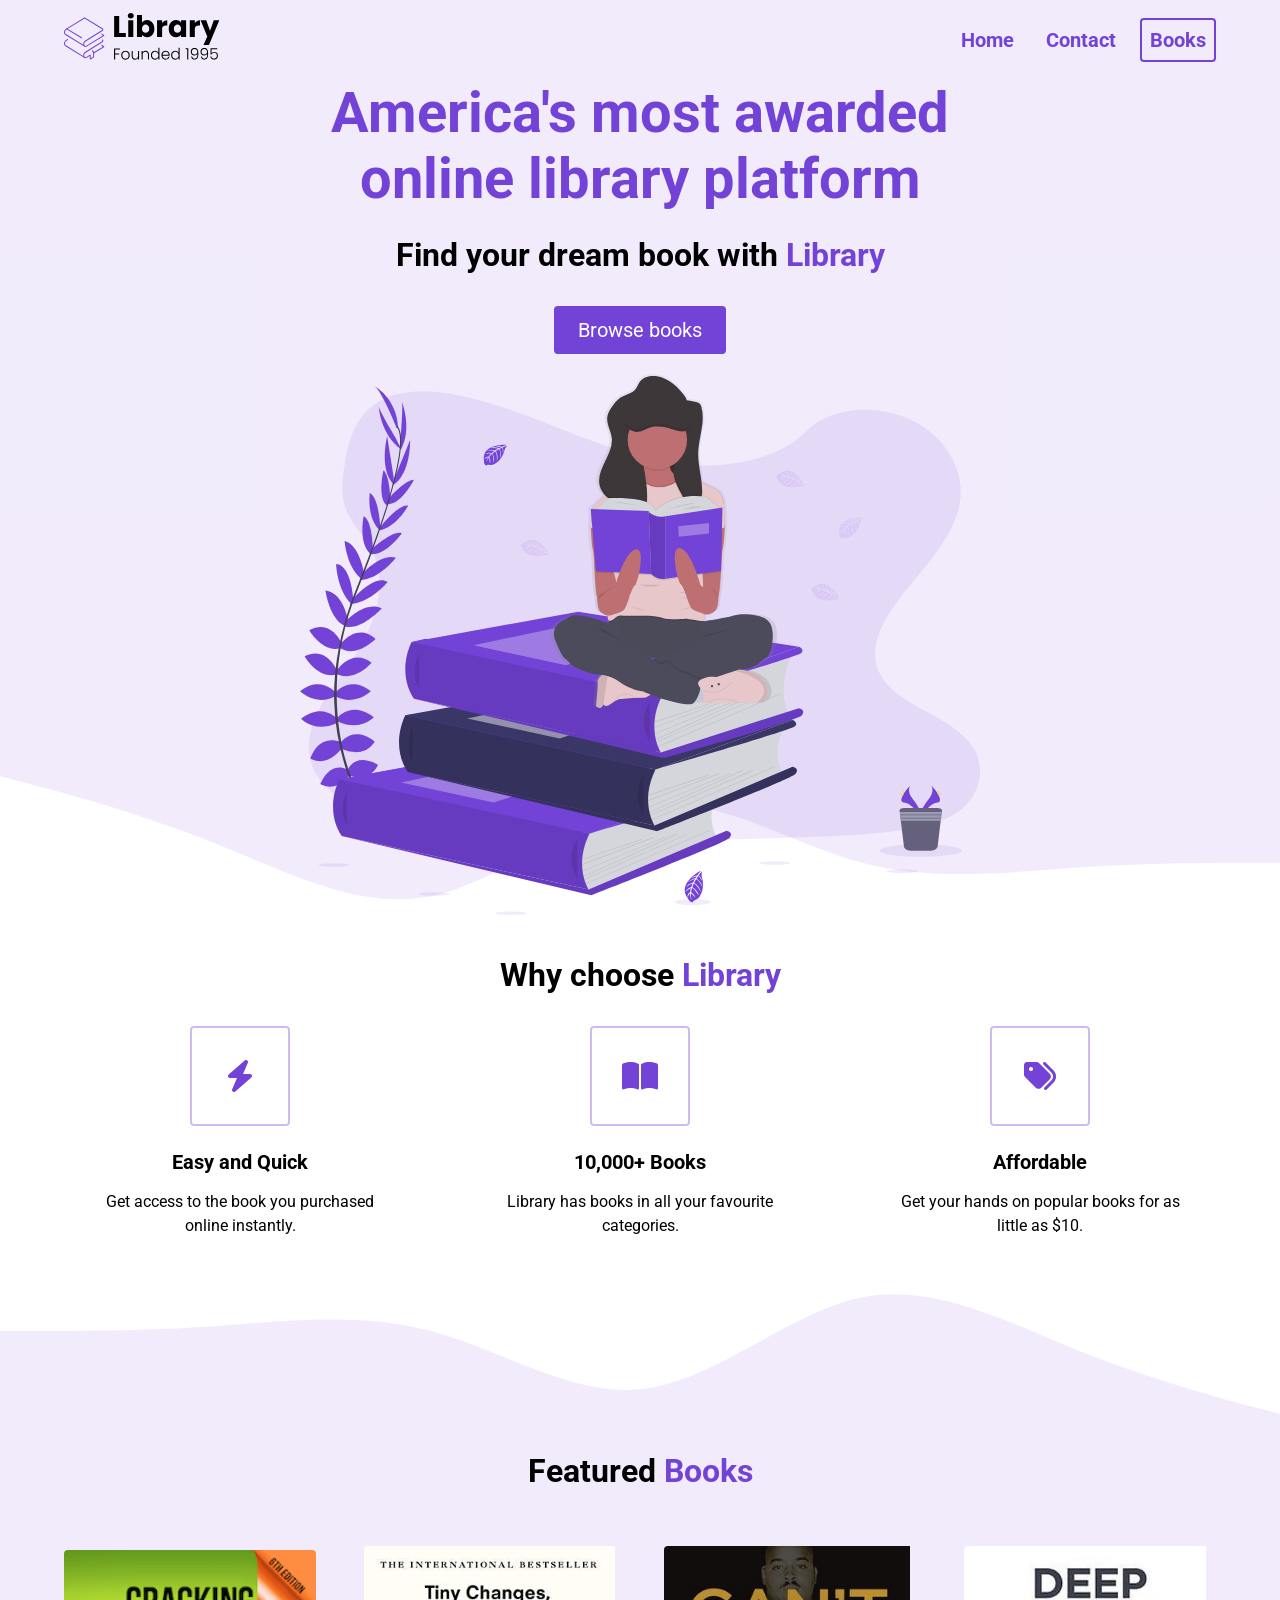
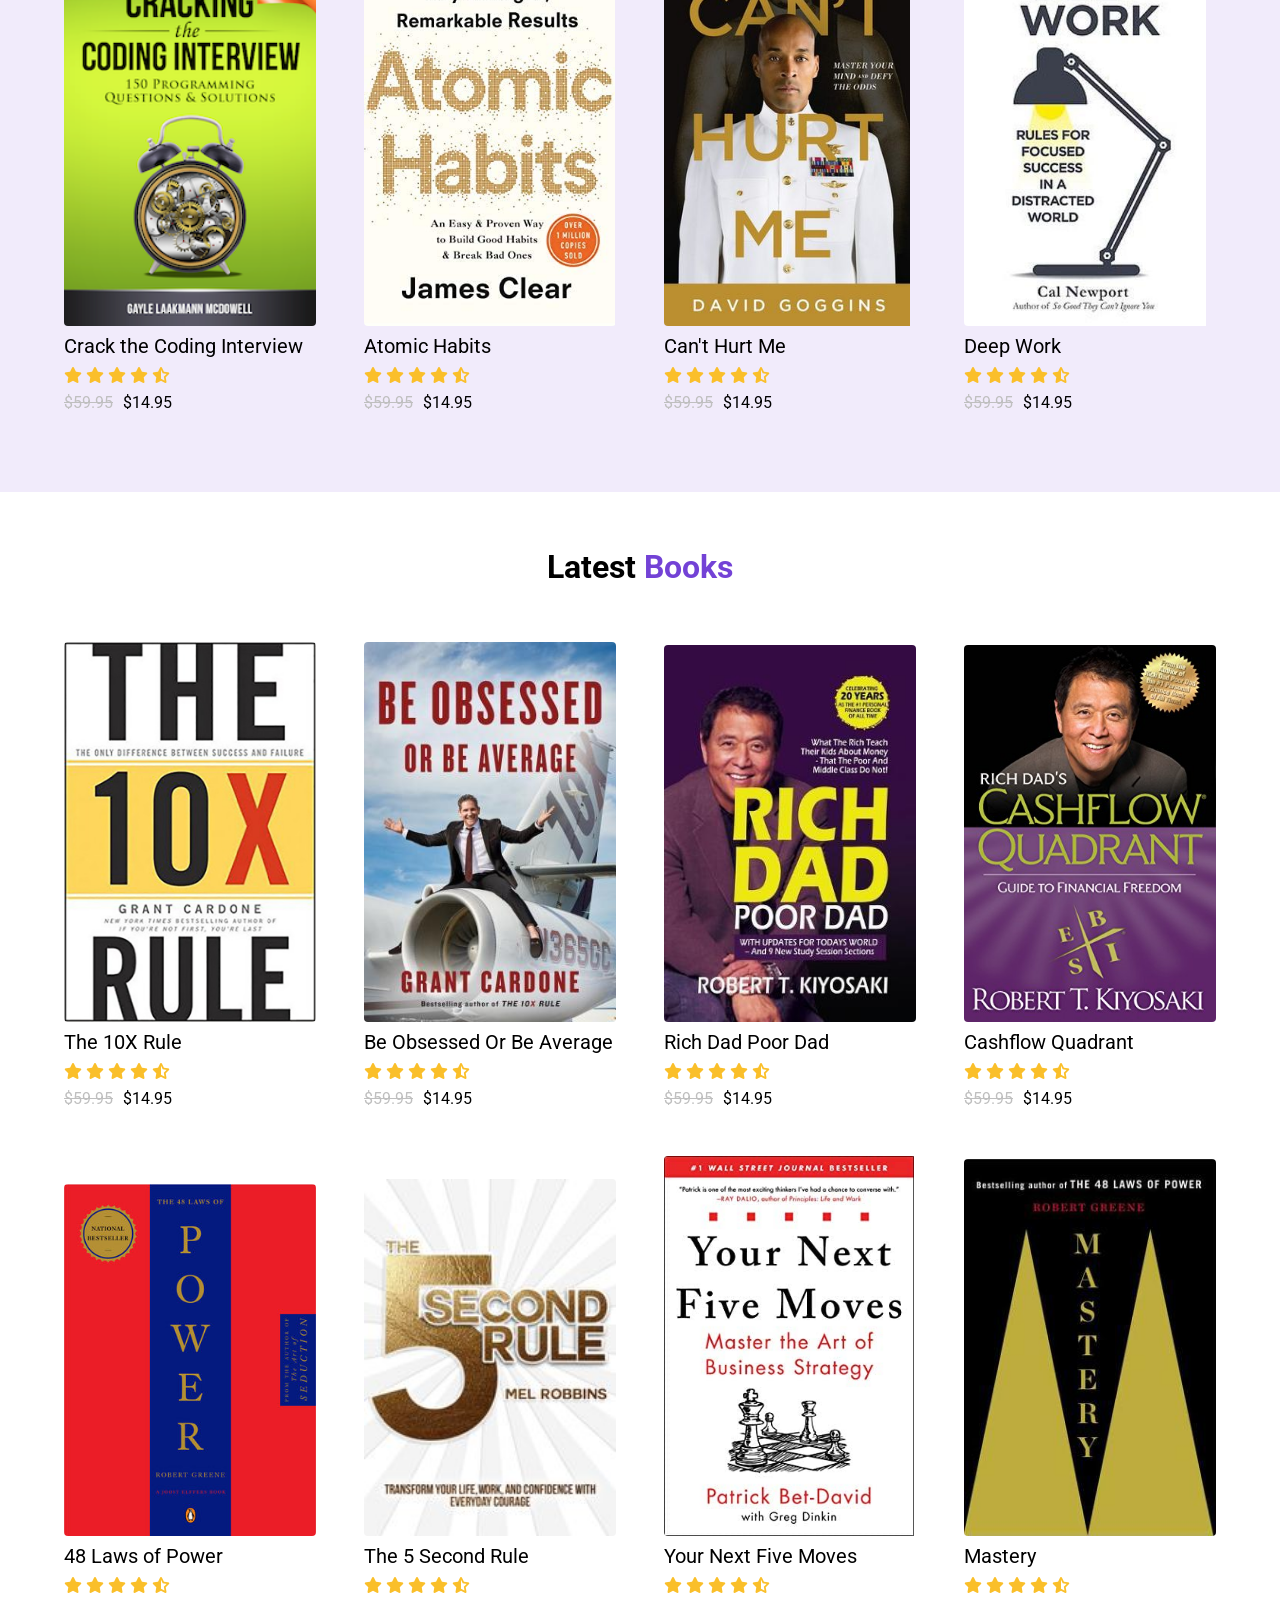
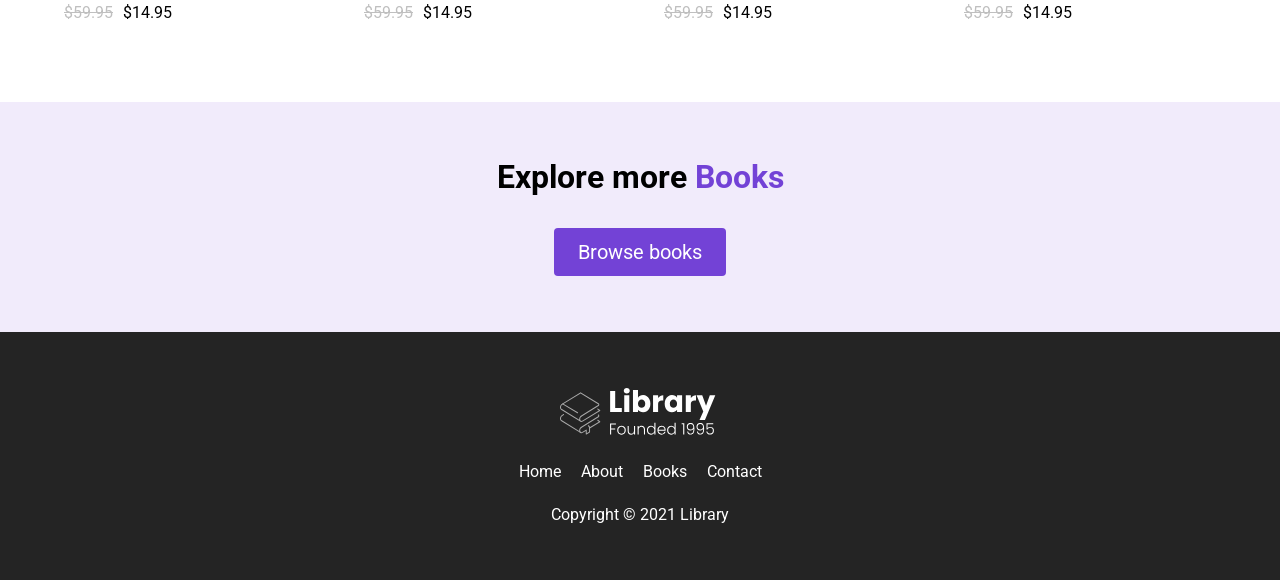
<file: Ecommerce App Boilerplate Code Resources (1)/index.html>
<!DOCTYPE html>
<html lang="en">

<head>
  <meta charset="UTF-8">
  <meta http-equiv="X-UA-Compatible" content="IE=edge">
  <meta name="viewport" content="width=device-width, initial-scale=1.0">
  <title>Library</title>
  <link rel="stylesheet" href="styles.css">
  <!-- UPDATE: using css version of font awesome so no need for kit -->
  <link rel="stylesheet" href="https://cdnjs.cloudflare.com/ajax/libs/font-awesome/6.4.0/css/all.min.css">
</head>

<body>
  <section id="landing">
    <nav>
      <div class="nav__container">
        <img class="logo" src="assets/Library.svg" alt="">
        <ul class="nav__links">
          <li><a href="#" class="nav__link">Home</a></li>
          <li><a href="#" class="nav__link">Contact</a></li>
          <li><a href="#" class="nav__link nav__link--primary">Books</a></li>
        </ul>
        <button class="btn__menu" onclick="openMenu()">
          <i class="fas fa-bars"></i>
        </button>
        <div class="menu__backdrop">
          <button class="btn__menu btn__menu--close" onclick="closeMenu()">
            <i class="fas fa-times"></i>
          </button>
          <ul class="menu__links">
            <li class="menu__list">
              <a href="#" class="menu__link" onclick="closeMenu()">Home</a>
            </li>
            <li class="menu__list">
              <a href="#features" class="menu__link" onclick="closeMenu()">Books</a>
            </li>
            <li class="menu__list">
              <a class="menu__link no-cursor" onclick="closeMenu()">Contacts</a>
            </li>
          </ul>
        </div>
      </div>
    </nav>
    <header>
      <div class="header__container">
        <div class="header__description">
          <h1>America's most awarded online library platform</h1>
          <h2>Find your dream book with <span class="purple">Library</span></h2>
          <a href="#features">
            <button class="btn">Browse books</button>
          </a>
        </div>
        <figure class="header__img--wrapper">
          <img src="assets/Undraw_Books.svg" alt="">
        </figure>
      </div>
    </header>
  </section>

  <main>
    <section id="highlights">
      <div class="container">
        <div class="row">
          <h2 class="section__title">
            Why choose <span class="purple">Library</span>
          </h2>
          <div class="highlight__wrapper">
            <div class="highlight">
              <div class="highlight__img">
                <i class="fas fa-bolt"></i>
              </div>
              <h3 class="highlight__subtitle">
                Easy and Quick
              </h3>
              <p class="highlight__para">
                Get access to the book you purchased online instantly.
              </p>
            </div>
            <div class="highlight">
              <div class="highlight__img">
                <i class="fas fa-book-open"></i>
              </div>
              <h3 class="highlight__subtitle">
                10,000+ Books
              </h3>
              <p class="highlight__para">
                Library has books in all your favourite categories.
              </p>
            </div>
            <div class="highlight">
              <div class="highlight__img">
                <i class="fas fa-tags"></i>
              </div>
              <h3 class="highlight__subtitle">
                Affordable
              </h3>
              <p class="highlight__para">
                Get your hands on popular books for as little as $10.
              </p>
            </div>
          </div>
        </div>
      </div>
    </section>

    <section id="features">
      <div class="container">
        <div class="row">
          <h2 class="section__title">
            Featured <span class="purple">Books</span>
          </h2>
          <div class="books">
            <div class="book">
              <figure class="book__img--wrapper">
                <img class="book__img" src="assets/crack the coding interview.png" alt="">
              </figure>
              <div class="book__title">
                Crack the Coding Interview
              </div>
              <div class="book__ratings">
                <i class="fas fa-star"></i>
                <i class="fas fa-star"></i>
                <i class="fas fa-star"></i>
                <i class="fas fa-star"></i>
                <i class="fas fa-star-half-alt"></i>
              </div>
              <div class="book__price">
                <span class="book__price--normal">$59.95</span> $14.95
              </div>
            </div>
            <div class="book">
              <figure class="book__img--wrapper">
                <img class="book__img" src="assets/atomic habits.jpg" alt="">
              </figure>
              <div class="book__title">
                Atomic Habits
              </div>
              <div class="book__ratings">
                <i class="fas fa-star"></i>
                <i class="fas fa-star"></i>
                <i class="fas fa-star"></i>
                <i class="fas fa-star"></i>
                <i class="fas fa-star-half-alt"></i>
              </div>
              <div class="book__price">
                <span class="book__price--normal">$59.95</span> $14.95
              </div>
            </div>
            <div class="book">
              <figure class="book__img--wrapper">
                <img class="book__img" src="assets/david goggins.jpeg" alt="">
              </figure>
              <div class="book__title">
                Can't Hurt Me
              </div>
              <div class="book__ratings">
                <i class="fas fa-star"></i>
                <i class="fas fa-star"></i>
                <i class="fas fa-star"></i>
                <i class="fas fa-star"></i>
                <i class="fas fa-star-half-alt"></i>
              </div>
              <div class="book__price">
                <span class="book__price--normal">$59.95</span> $14.95
              </div>
            </div>
            <div class="book">
              <figure class="book__img--wrapper">
                <img class="book__img" src="assets/deep work.jpeg" alt="">
              </figure>
              <div class="book__title">
                Deep Work
              </div>
              <div class="book__ratings">
                <i class="fas fa-star"></i>
                <i class="fas fa-star"></i>
                <i class="fas fa-star"></i>
                <i class="fas fa-star"></i>
                <i class="fas fa-star-half-alt"></i>
              </div>
              <div class="book__price">
                <span class="book__price--normal">$59.95</span> $14.95
              </div>
            </div>
          </div>
        </div>
      </div>
    </section>

    <section id="recent">
      <div class="container">
        <div class="row">
          <h2 class="section__title">
            Latest <span class="purple">Books</span>
          </h2>
          <div class="books">
            <div class="book">
              <figure class="book__img--wrapper">
                <img class="book__img" src="assets/book-1.jpeg" alt="">
              </figure>
              <div class="book__title">
                The 10X Rule
              </div>
              <div class="book__ratings">
                <i class="fas fa-star"></i>
                <i class="fas fa-star"></i>
                <i class="fas fa-star"></i>
                <i class="fas fa-star"></i>
                <i class="fas fa-star-half-alt"></i>
              </div>
              <div class="book__price">
                <span class="book__price--normal">$59.95</span> $14.95
              </div>
            </div>
            <div class="book">
              <figure class="book__img--wrapper">
                <img class="book__img" src="assets/book-2.jpeg" alt="">
              </figure>
              <div class="book__title">
                Be Obsessed Or Be Average
              </div>
              <div class="book__ratings">
                <i class="fas fa-star"></i>
                <i class="fas fa-star"></i>
                <i class="fas fa-star"></i>
                <i class="fas fa-star"></i>
                <i class="fas fa-star-half-alt"></i>
              </div>
              <div class="book__price">
                <span class="book__price--normal">$59.95</span> $14.95
              </div>
            </div>
            <div class="book">
              <figure class="book__img--wrapper">
                <img class="book__img" src="assets/book-3.jpeg" alt="">
              </figure>
              <div class="book__title">
                Rich Dad Poor Dad
              </div>
              <div class="book__ratings">
                <i class="fas fa-star"></i>
                <i class="fas fa-star"></i>
                <i class="fas fa-star"></i>
                <i class="fas fa-star"></i>
                <i class="fas fa-star-half-alt"></i>
              </div>
              <div class="book__price">
                <span class="book__price--normal">$59.95</span> $14.95
              </div>
            </div>
            <div class="book">
              <figure class="book__img--wrapper">
                <img class="book__img" src="assets/book-4.jpeg" alt="">
              </figure>
              <div class="book__title">
                Cashflow Quadrant
              </div>
              <div class="book__ratings">
                <i class="fas fa-star"></i>
                <i class="fas fa-star"></i>
                <i class="fas fa-star"></i>
                <i class="fas fa-star"></i>
                <i class="fas fa-star-half-alt"></i>
              </div>
              <div class="book__price">
                <span class="book__price--normal">$59.95</span> $14.95
              </div>
            </div>
            <div class="book">
              <figure class="book__img--wrapper">
                <img class="book__img" src="assets/book-5.jpeg" alt="">
              </figure>
              <div class="book__title">
                48 Laws of Power
              </div>
              <div class="book__ratings">
                <i class="fas fa-star"></i>
                <i class="fas fa-star"></i>
                <i class="fas fa-star"></i>
                <i class="fas fa-star"></i>
                <i class="fas fa-star-half-alt"></i>
              </div>
              <div class="book__price">
                <span class="book__price--normal">$59.95</span> $14.95
              </div>
            </div>
            <div class="book">
              <figure class="book__img--wrapper">
                <img class="book__img" src="assets/book-6.jpeg" alt="">
              </figure>
              <div class="book__title">
                The 5 Second Rule
              </div>
              <div class="book__ratings">
                <i class="fas fa-star"></i>
                <i class="fas fa-star"></i>
                <i class="fas fa-star"></i>
                <i class="fas fa-star"></i>
                <i class="fas fa-star-half-alt"></i>
              </div>
              <div class="book__price">
                <span class="book__price--normal">$59.95</span> $14.95
              </div>
            </div>
            <div class="book">
              <figure class="book__img--wrapper">
                <img class="book__img" src="assets/book-7.jpg" alt="">
              </figure>
              <div class="book__title">
                Your Next Five Moves
              </div>
              <div class="book__ratings">
                <i class="fas fa-star"></i>
                <i class="fas fa-star"></i>
                <i class="fas fa-star"></i>
                <i class="fas fa-star"></i>
                <i class="fas fa-star-half-alt"></i>
              </div>
              <div class="book__price">
                <span class="book__price--normal">$59.95</span> $14.95
              </div>
            </div>
            <div class="book">
              <figure class="book__img--wrapper">
                <img class="book__img" src="assets/book-8.jpeg" alt="">
              </figure>
              <div class="book__title">
                Mastery
              </div>
              <div class="book__ratings">
                <i class="fas fa-star"></i>
                <i class="fas fa-star"></i>
                <i class="fas fa-star"></i>
                <i class="fas fa-star"></i>
                <i class="fas fa-star-half-alt"></i>
              </div>
              <div class="book__price">
                <span class="book__price--normal">$59.95</span> $14.95
              </div>
            </div>
          </div>
        </div>
      </div>
    </section>

    <section id="explore">
      <div class="container">
        <div class="row row__column">
          <h2>Explore more <span class="purple">Books</span></h2>
          <a href="#features">
            <button class="btn">Browse books</button>
          </a>
        </div>
      </div>
    </section>
  </main>

  <footer>
    <div class="container">
      <div class="row row__column">
        <a href="#">
          <figure class="footer__logo">
            <img src="assets/Library.svg" class="footer__logo--img" alt="">
          </figure>
        </a>
        <div class="footer__list">
          <a href="#" class="footer__link">Home</a>
          <a class="footer__link no-cursor">About</a>
          <a href="#features" class="footer__link">Books</a>
          <a class="footer__link no-cursor">Contact</a>
        </div>
        <div class="footer__copyright">Copyright &copy; 2021 Library</div>
      </div>
    </div>
  </footer>
</body>

</html>
</file>
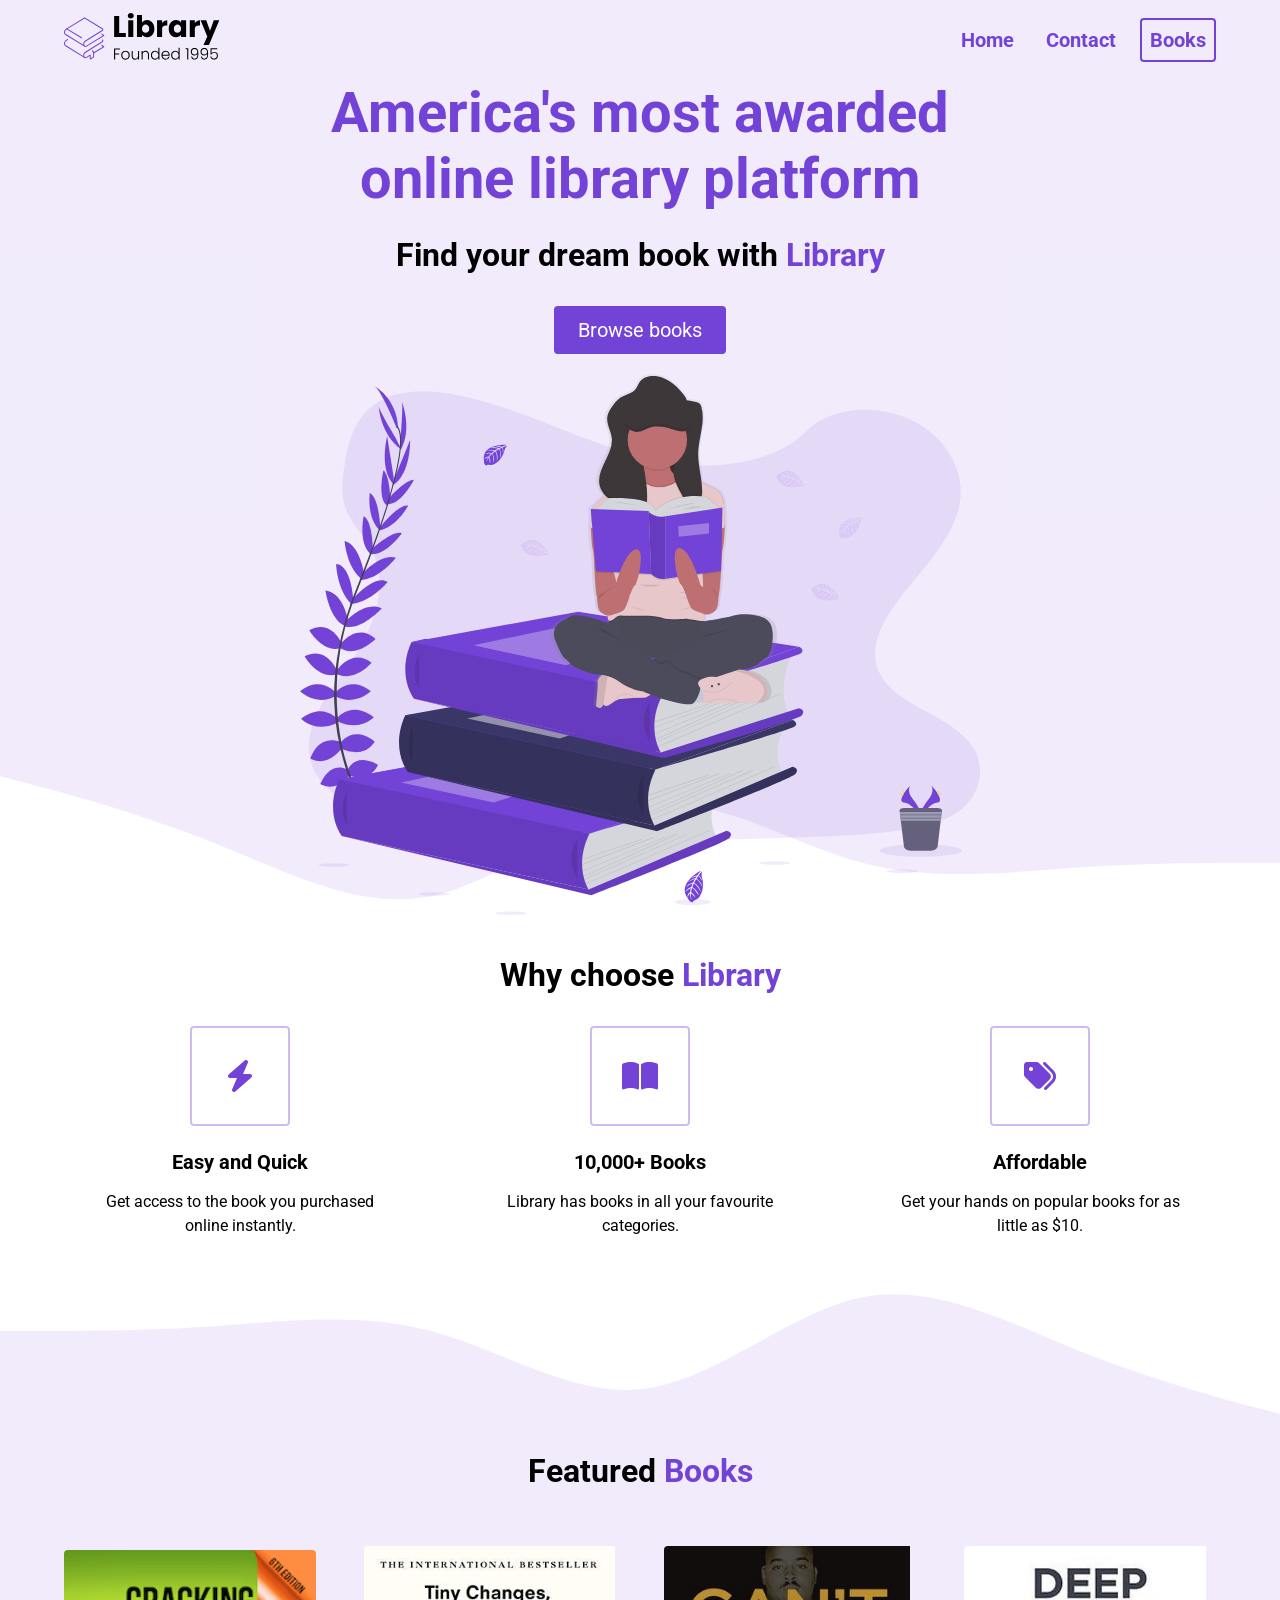
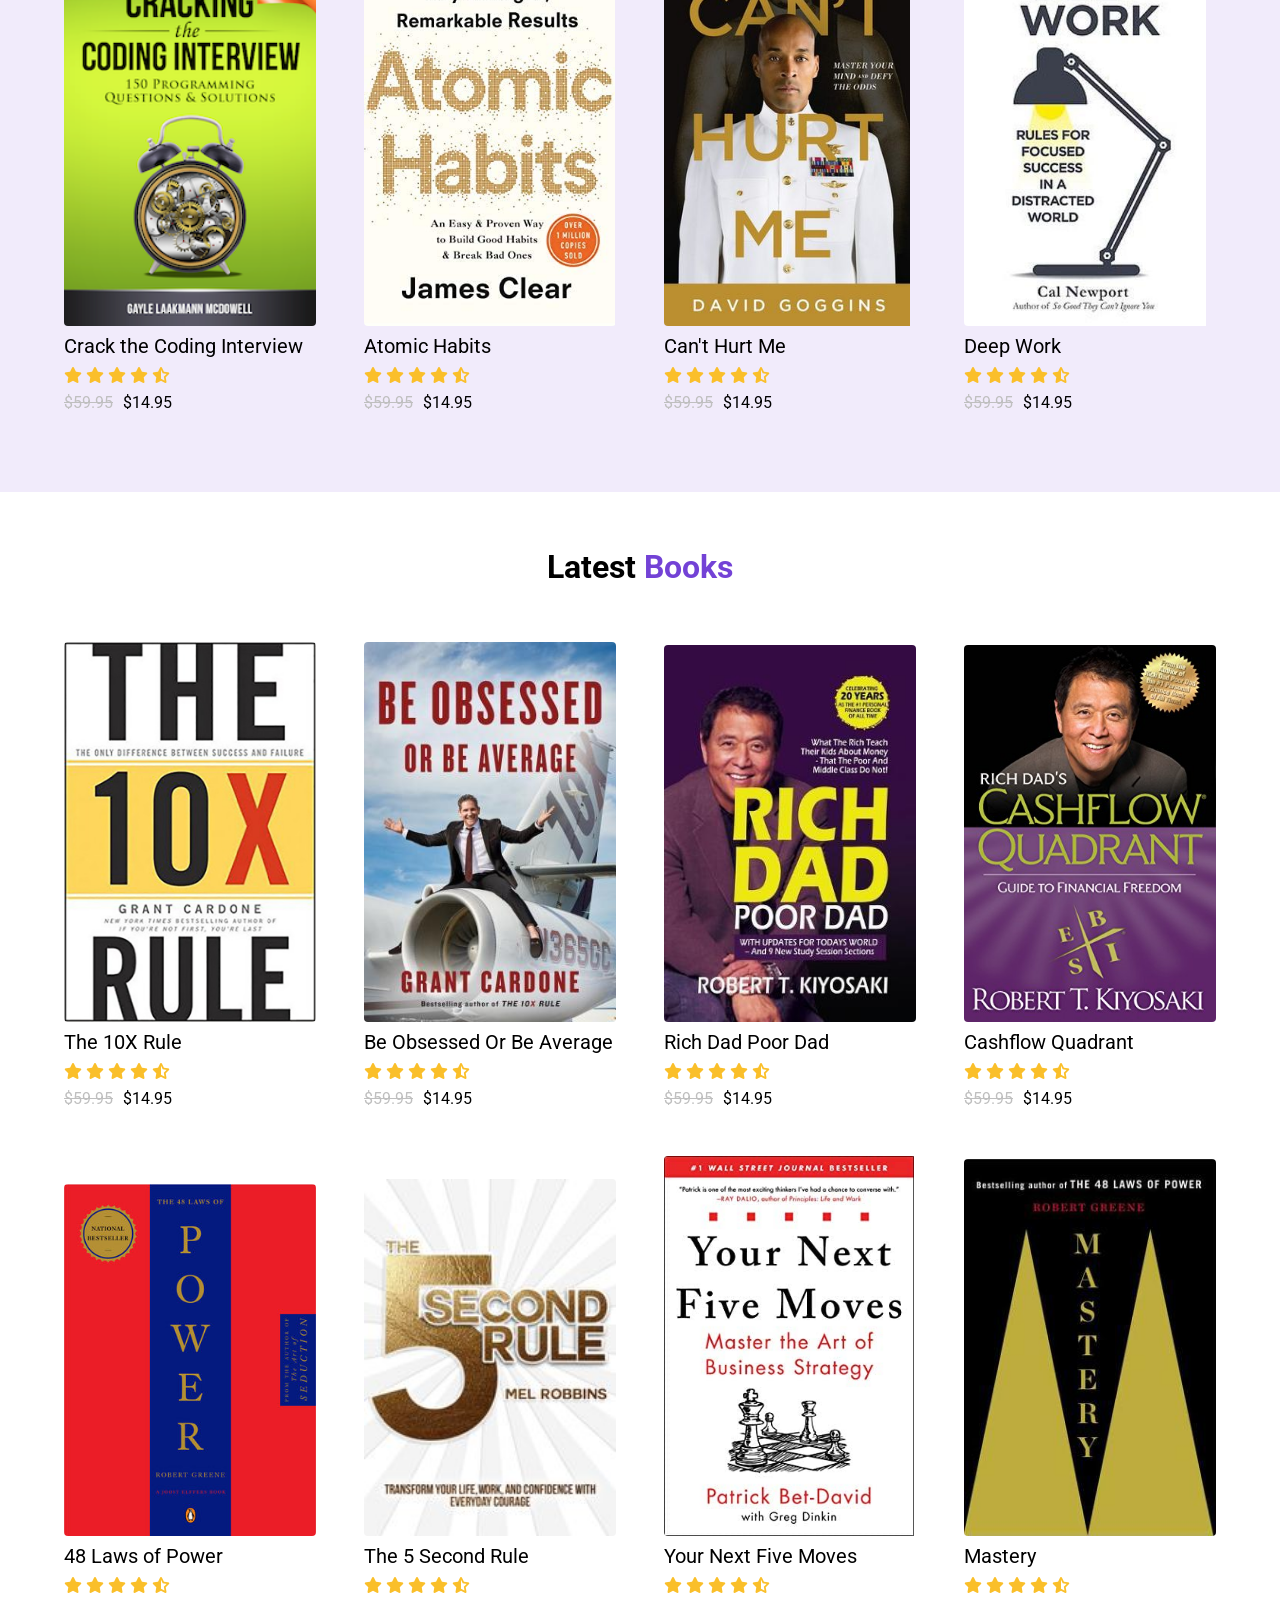
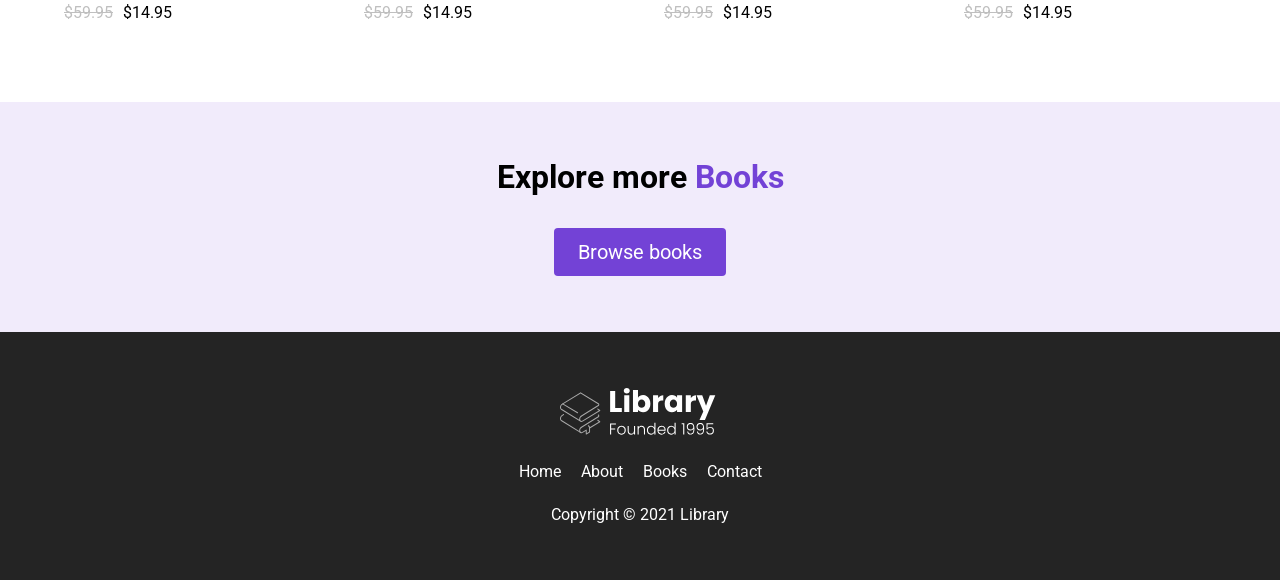
<file: Ecommerce App Solution Resources/index.html>
<!DOCTYPE html>
<html lang="en">

<head>
  <meta charset="UTF-8">
  <meta http-equiv="X-UA-Compatible" content="IE=edge">
  <meta name="viewport" content="width=device-width, initial-scale=1.0">
  <title>Library</title>
  <link rel="stylesheet" href="styles.css">
  <link rel="stylesheet" href="https://cdnjs.cloudflare.com/ajax/libs/font-awesome/6.4.0/css/all.min.css">
</head>

<body>
  <section id="landing">
    <nav>
      <div class="nav__container">
        <img class="logo" src="assets/Library.svg" alt="">
        <ul class="nav__links">
          <li><a href="#" class="nav__link">Home</a></li>
          <li><a href="#" class="nav__link">Contact</a></li>
          <li><a href="#" class="nav__link nav__link--primary">Books</a></li>
        </ul>
        <button class="btn__menu" onclick="openMenu()">
          <i class="fas fa-bars"></i>
        </button>
        <div class="menu__backdrop">
          <button class="btn__menu btn__menu--close" onclick="closeMenu()">
            <i class="fas fa-times"></i>
          </button>
          <ul class="menu__links">
            <li class="menu__list">
              <a href="#" class="menu__link" onclick="closeMenu()">Home</a>
            </li>
            <li class="menu__list">
              <a href="#features" class="menu__link" onclick="closeMenu()">Books</a>
            </li>
            <li class="menu__list">
              <a class="menu__link no-cursor" onclick="closeMenu()">Contacts</a>
            </li>
          </ul>
        </div>
      </div>
    </nav>
    <header>
      <div class="header__container">
        <div class="header__description">
          <h1>America's most awarded online library platform</h1>
          <h2>Find your dream book with <span class="purple">Library</span></h2>
          <a href="#features">
            <button class="btn">Browse books</button>
          </a>
        </div>
        <figure class="header__img--wrapper">
          <img src="assets/Undraw_Books.svg" alt="">
        </figure>
      </div>
    </header>
  </section>

  <main>
    <section id="highlights">
      <div class="container">
        <div class="row">
          <h2 class="section__title">
            Why choose <span class="purple">Library</span>
          </h2>
          <div class="highlight__wrapper">
            <div class="highlight">
              <div class="highlight__img">
                <i class="fas fa-bolt"></i>
              </div>
              <h3 class="highlight__subtitle">
                Easy and Quick
              </h3>
              <p class="highlight__para">
                Get access to the book you purchased online instantly.
              </p>
            </div>
            <div class="highlight">
              <div class="highlight__img">
                <i class="fas fa-book-open"></i>
              </div>
              <h3 class="highlight__subtitle">
                10,000+ Books
              </h3>
              <p class="highlight__para">
                Library has books in all your favourite categories.
              </p>
            </div>
            <div class="highlight">
              <div class="highlight__img">
                <i class="fas fa-tags"></i>
              </div>
              <h3 class="highlight__subtitle">
                Affordable
              </h3>
              <p class="highlight__para">
                Get your hands on popular books for as little as $10.
              </p>
            </div>
          </div>
        </div>
      </div>
    </section>

    <section id="features">
      <div class="container">
        <div class="row">
          <h2 class="section__title">
            Featured <span class="purple">Books</span>
          </h2>
          <div class="books">
            <div class="book">
              <figure class="book__img--wrapper">
                <img class="book__img" src="assets/crack the coding interview.png" alt="">
              </figure>
              <div class="book__title">
                Crack the Coding Interview
              </div>
              <div class="book__ratings">
                <i class="fas fa-star"></i>
                <i class="fas fa-star"></i>
                <i class="fas fa-star"></i>
                <i class="fas fa-star"></i>
                <i class="fas fa-star-half-alt"></i>
              </div>
              <div class="book__price">
                <span class="book__price--normal">$59.95</span> $14.95
              </div>
            </div>
            <div class="book">
              <figure class="book__img--wrapper">
                <img class="book__img" src="assets/atomic habits.jpg" alt="">
              </figure>
              <div class="book__title">
                Atomic Habits
              </div>
              <div class="book__ratings">
                <i class="fas fa-star"></i>
                <i class="fas fa-star"></i>
                <i class="fas fa-star"></i>
                <i class="fas fa-star"></i>
                <i class="fas fa-star-half-alt"></i>
              </div>
              <div class="book__price">
                <span class="book__price--normal">$59.95</span> $14.95
              </div>
            </div>
            <div class="book">
              <figure class="book__img--wrapper">
                <img class="book__img" src="assets/david goggins.jpeg" alt="">
              </figure>
              <div class="book__title">
                Can't Hurt Me
              </div>
              <div class="book__ratings">
                <i class="fas fa-star"></i>
                <i class="fas fa-star"></i>
                <i class="fas fa-star"></i>
                <i class="fas fa-star"></i>
                <i class="fas fa-star-half-alt"></i>
              </div>
              <div class="book__price">
                <span class="book__price--normal">$59.95</span> $14.95
              </div>
            </div>
            <div class="book">
              <figure class="book__img--wrapper">
                <img class="book__img" src="assets/deep work.jpeg" alt="">
              </figure>
              <div class="book__title">
                Deep Work
              </div>
              <div class="book__ratings">
                <i class="fas fa-star"></i>
                <i class="fas fa-star"></i>
                <i class="fas fa-star"></i>
                <i class="fas fa-star"></i>
                <i class="fas fa-star-half-alt"></i>
              </div>
              <div class="book__price">
                <span class="book__price--normal">$59.95</span> $14.95
              </div>
            </div>
          </div>
        </div>
      </div>
    </section>

    <section id="recent">
      <div class="container">
        <div class="row">
          <h2 class="section__title">
            Latest <span class="purple">Books</span>
          </h2>
          <div class="books">
            <div class="book">
              <figure class="book__img--wrapper">
                <img class="book__img" src="assets/book-1.jpeg" alt="">
              </figure>
              <div class="book__title">
                The 10X Rule
              </div>
              <div class="book__ratings">
                <i class="fas fa-star"></i>
                <i class="fas fa-star"></i>
                <i class="fas fa-star"></i>
                <i class="fas fa-star"></i>
                <i class="fas fa-star-half-alt"></i>
              </div>
              <div class="book__price">
                <span class="book__price--normal">$59.95</span> $14.95
              </div>
            </div>
            <div class="book">
              <figure class="book__img--wrapper">
                <img class="book__img" src="assets/book-2.jpeg" alt="">
              </figure>
              <div class="book__title">
                Be Obsessed Or Be Average
              </div>
              <div class="book__ratings">
                <i class="fas fa-star"></i>
                <i class="fas fa-star"></i>
                <i class="fas fa-star"></i>
                <i class="fas fa-star"></i>
                <i class="fas fa-star-half-alt"></i>
              </div>
              <div class="book__price">
                <span class="book__price--normal">$59.95</span> $14.95
              </div>
            </div>
            <div class="book">
              <figure class="book__img--wrapper">
                <img class="book__img" src="assets/book-3.jpeg" alt="">
              </figure>
              <div class="book__title">
                Rich Dad Poor Dad
              </div>
              <div class="book__ratings">
                <i class="fas fa-star"></i>
                <i class="fas fa-star"></i>
                <i class="fas fa-star"></i>
                <i class="fas fa-star"></i>
                <i class="fas fa-star-half-alt"></i>
              </div>
              <div class="book__price">
                <span class="book__price--normal">$59.95</span> $14.95
              </div>
            </div>
            <div class="book">
              <figure class="book__img--wrapper">
                <img class="book__img" src="assets/book-4.jpeg" alt="">
              </figure>
              <div class="book__title">
                Cashflow Quadrant
              </div>
              <div class="book__ratings">
                <i class="fas fa-star"></i>
                <i class="fas fa-star"></i>
                <i class="fas fa-star"></i>
                <i class="fas fa-star"></i>
                <i class="fas fa-star-half-alt"></i>
              </div>
              <div class="book__price">
                <span class="book__price--normal">$59.95</span> $14.95
              </div>
            </div>
            <div class="book">
              <figure class="book__img--wrapper">
                <img class="book__img" src="assets/book-5.jpeg" alt="">
              </figure>
              <div class="book__title">
                48 Laws of Power
              </div>
              <div class="book__ratings">
                <i class="fas fa-star"></i>
                <i class="fas fa-star"></i>
                <i class="fas fa-star"></i>
                <i class="fas fa-star"></i>
                <i class="fas fa-star-half-alt"></i>
              </div>
              <div class="book__price">
                <span class="book__price--normal">$59.95</span> $14.95
              </div>
            </div>
            <div class="book">
              <figure class="book__img--wrapper">
                <img class="book__img" src="assets/book-6.jpeg" alt="">
              </figure>
              <div class="book__title">
                The 5 Second Rule
              </div>
              <div class="book__ratings">
                <i class="fas fa-star"></i>
                <i class="fas fa-star"></i>
                <i class="fas fa-star"></i>
                <i class="fas fa-star"></i>
                <i class="fas fa-star-half-alt"></i>
              </div>
              <div class="book__price">
                <span class="book__price--normal">$59.95</span> $14.95
              </div>
            </div>
            <div class="book">
              <figure class="book__img--wrapper">
                <img class="book__img" src="assets/book-7.jpg" alt="">
              </figure>
              <div class="book__title">
                Your Next Five Moves
              </div>
              <div class="book__ratings">
                <i class="fas fa-star"></i>
                <i class="fas fa-star"></i>
                <i class="fas fa-star"></i>
                <i class="fas fa-star"></i>
                <i class="fas fa-star-half-alt"></i>
              </div>
              <div class="book__price">
                <span class="book__price--normal">$59.95</span> $14.95
              </div>
            </div>
            <div class="book">
              <figure class="book__img--wrapper">
                <img class="book__img" src="assets/book-8.jpeg" alt="">
              </figure>
              <div class="book__title">
                Mastery
              </div>
              <div class="book__ratings">
                <i class="fas fa-star"></i>
                <i class="fas fa-star"></i>
                <i class="fas fa-star"></i>
                <i class="fas fa-star"></i>
                <i class="fas fa-star-half-alt"></i>
              </div>
              <div class="book__price">
                <span class="book__price--normal">$59.95</span> $14.95
              </div>
            </div>
          </div>
        </div>
      </div>
    </section>

    <section id="explore">
      <div class="container">
        <div class="row row__column">
          <h2>Explore more <span class="purple">Books</span></h2>
          <a href="#features">
            <button class="btn">Browse books</button>
          </a>
        </div>
      </div>
    </section>
  </main>

  <footer>
    <div class="container">
      <div class="row row__column">
        <a href="#">
          <figure class="footer__logo">
            <img src="assets/Library.svg" class="footer__logo--img" alt="">
          </figure>
        </a>
        <div class="footer__list">
          <a href="#" class="footer__link">Home</a>
          <a class="footer__link no-cursor">About</a>
          <a href="#features" class="footer__link">Books</a>
          <a class="footer__link no-cursor">Contact</a>
        </div>
        <div class="footer__copyright">Copyright &copy; 2021 Library</div>
      </div>
    </div>
  </footer>
</body>

</html>
</file>
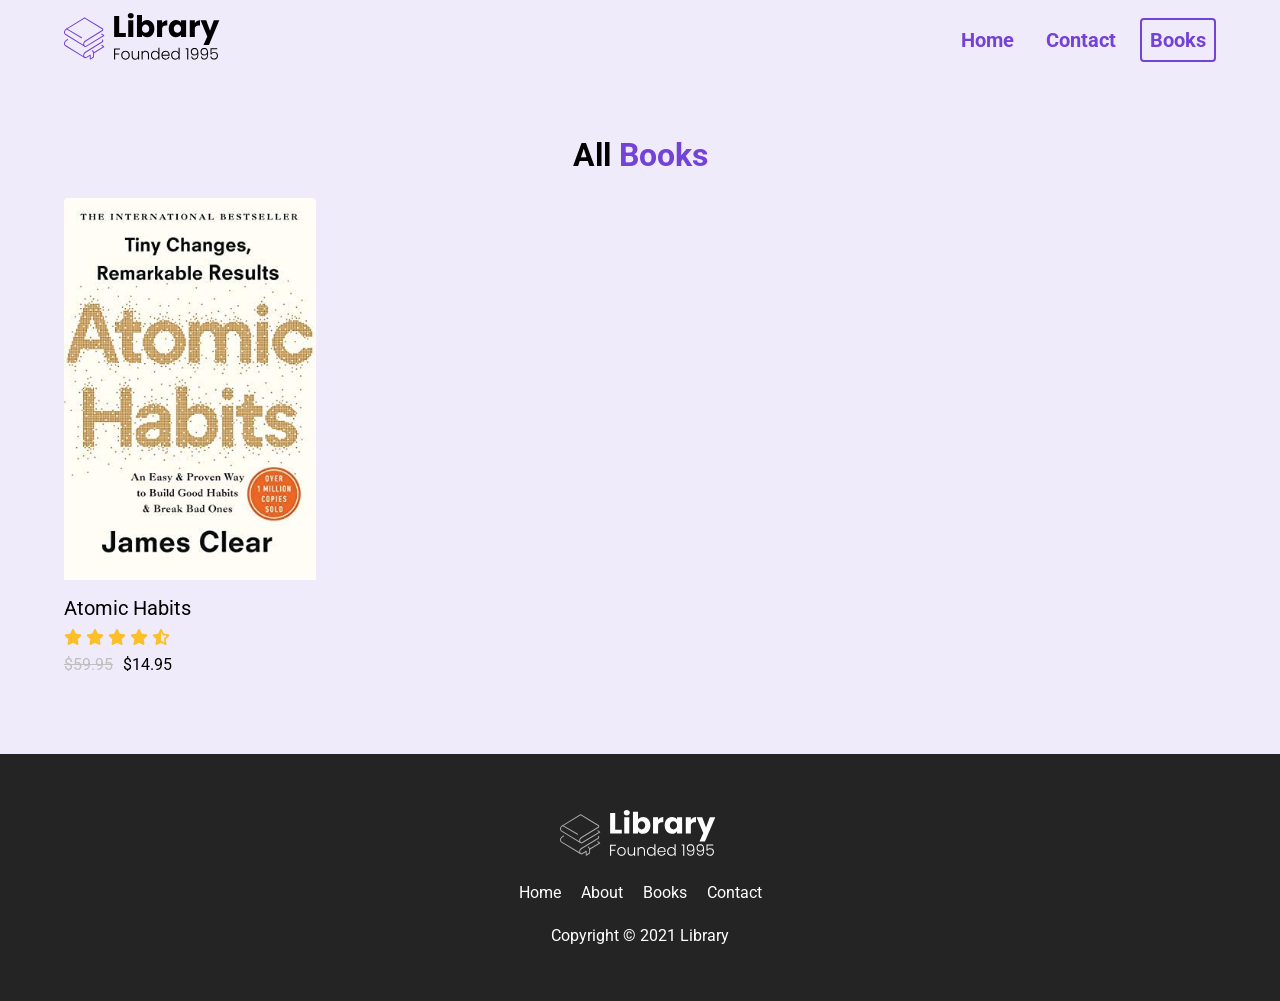
<file: Ecommerce App Boilerplate Code Resources (1)/books.html>
<!DOCTYPE html>
<html lang="en">

<head>
  <meta charset="UTF-8">
  <meta http-equiv="X-UA-Compatible" content="IE=edge">
  <meta name="viewport" content="width=device-width, initial-scale=1.0">
  <title>Library</title>
  <link rel="stylesheet" href="styles.css">
  <!-- UPDATE: using css version of font awesome so no need for kit -->
  <link rel="stylesheet" href="https://cdnjs.cloudflare.com/ajax/libs/font-awesome/6.4.0/css/all.min.css">
  <script src="index.js"></script>
  <script src="books.js"></script>
</head>

<body id="books__body">
  <section>
    <nav>
      <div class="nav__container">
        <img class="logo" src="assets/Library.svg" alt="">
        <ul class="nav__links">
          <li><a href="#" class="nav__link">Home</a></li>
          <li><a href="#" class="nav__link">Contact</a></li>
          <li><a href="#" class="nav__link nav__link--primary">Books</a></li>
        </ul>
        <button class="btn__menu" onclick="openMenu()">
          <i class="fas fa-bars"></i>
        </button>
        <div class="menu__backdrop" style="visibility: hidden;">
          <button class="btn__menu btn__menu--close" onclick="closeMenu()">
            <i class="fas fa-times"></i>
          </button>
          <ul class="menu__links">
            <li class="menu__list">
              <a href="#" class="menu__link" onclick="closeMenu()">Home</a>
            </li>
            <li class="menu__list">
              <a href="#features" class="menu__link" onclick="closeMenu()">Books</a>
            </li>
            <li class="menu__list">
              <a class="menu__link no-cursor" onclick="closeMenu()">Contacts</a>
            </li>
          </ul>
        </div>
      </div>
    </nav>
  </section>

  <main id="books__main">
    <section>
      <div class="container">
        <div class="row">
            <h2 class="section__title books__header--title">
              All <span class="purple">Books</span>
            </h2>
            <div class="book">
              <figure class="book__img--wrapper">
                <img src="assets/atomic habits.jpg" alt="" class="book__title">
              </figure>
              <div class="book__title">
                Atomic Habits
              </div>
              <div class="book__ratings">
                <i class="fas fa-star"></i>
                <i class="fas fa-star"></i>
                <i class="fas fa-star"></i>
                <i class="fas fa-star"></i>
                <i class="fas fa-star-half-alt"></i>
              </div>
              <div class="book__price">
                <span class="book__price--normal">$59.95</span> $14.95
              </div>
            </div>
        </div>
      </div>
    </section>
  </main>

  <footer>
    <div class="container">
      <div class="row row__column">
        <a href="#">
          <figure class="footer__logo">
            <img src="assets/Library.svg" class="footer__logo--img" alt="">
          </figure>
        </a>
        <div class="footer__list">
          <a href="#" class="footer__link">Home</a>
          <a class="footer__link no-cursor">About</a>
          <a href="#features" class="footer__link">Books</a>
          <a class="footer__link no-cursor">Contact</a>
        </div>
        <div class="footer__copyright">Copyright &copy; 2021 Library</div>
      </div>
    </div>
  </footer>
</body>

</html>
</file>
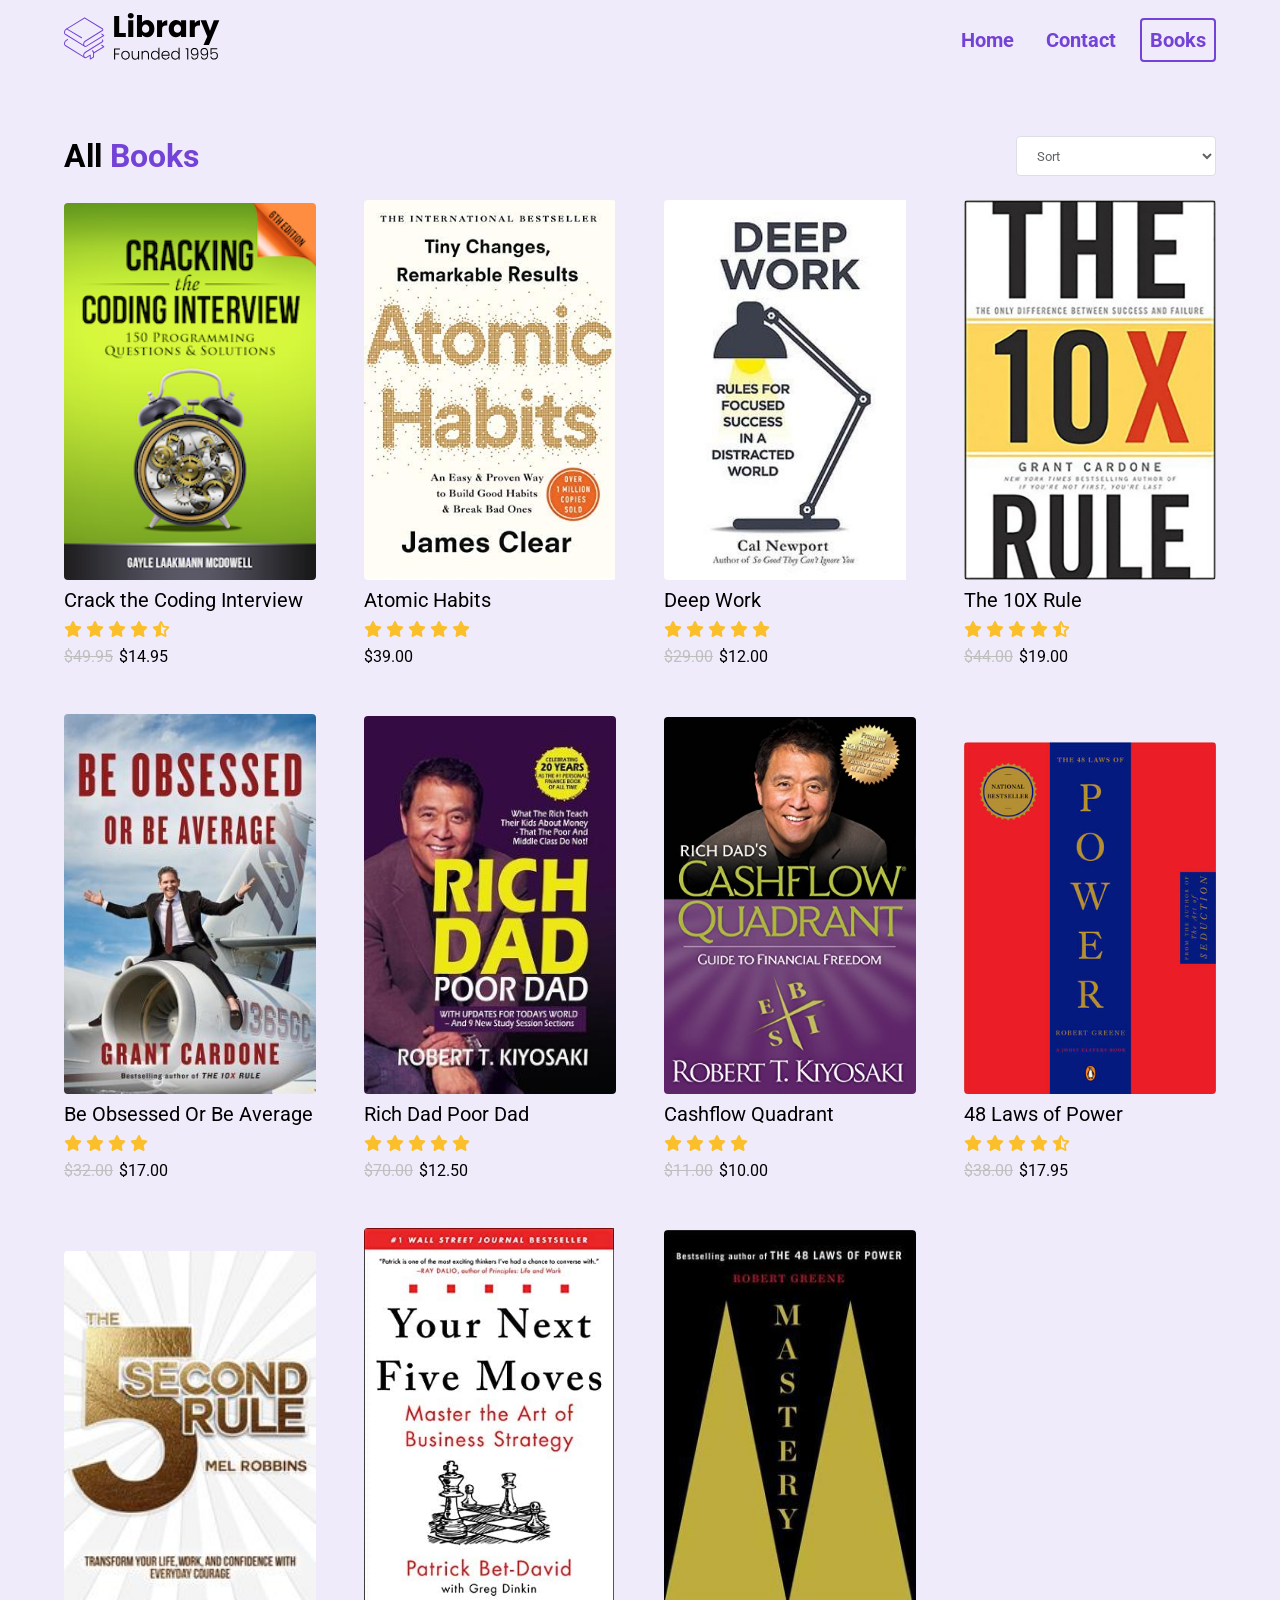
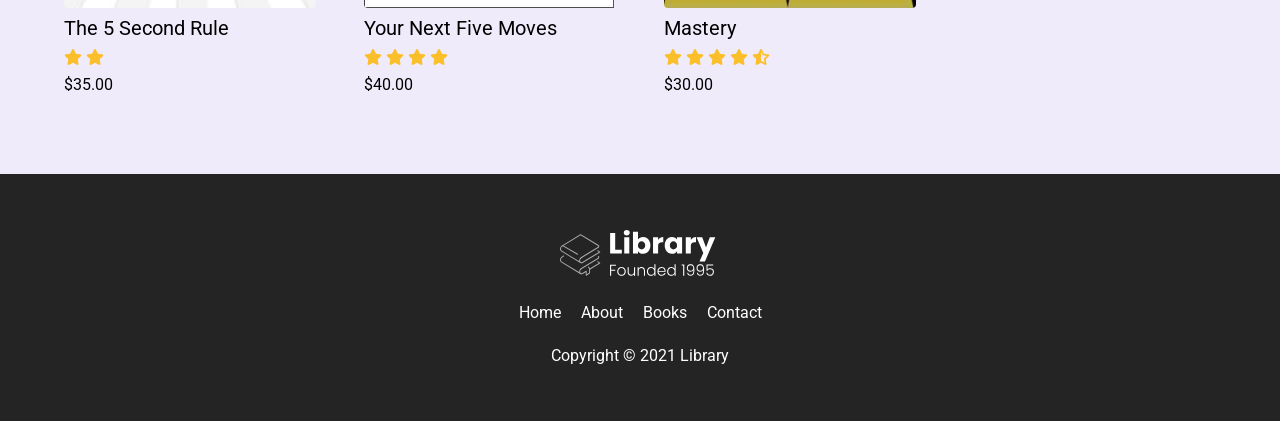
<file: Ecommerce App Solution Resources/books.html>
<!DOCTYPE html>
<html lang="en">

<head>
  <meta charset="UTF-8">
  <meta http-equiv="X-UA-Compatible" content="IE=edge">
  <meta name="viewport" content="width=device-width, initial-scale=1.0">
  <title>Library</title>
  <link rel="stylesheet" href="styles.css">
  <link rel="stylesheet" href="https://cdnjs.cloudflare.com/ajax/libs/font-awesome/6.4.0/css/all.min.css">
  <script src="index.js"></script>
  <script src="books.js"></script>
</head>

<body id="books__body">
  <section>
    <nav>
      <div class="nav__container">
        <img class="logo" src="assets/Library.svg" alt="">
        <ul class="nav__links">
          <li><a href="#" class="nav__link">Home</a></li>
          <li><a href="#" class="nav__link">Contact</a></li>
          <li><a href="#" class="nav__link nav__link--primary">Books</a></li>
        </ul>
        <button class="btn__menu" onclick="openMenu()">
          <i class="fas fa-bars"></i>
        </button>
        <div class="menu__backdrop" style="visibility: hidden;">
          <button class="btn__menu btn__menu--close" onclick="closeMenu()">
            <i class="fas fa-times"></i>
          </button>
          <ul class="menu__links">
            <li class="menu__list">
              <a href="#" class="menu__link" onclick="closeMenu()">Home</a>
            </li>
            <li class="menu__list">
              <a href="#features" class="menu__link" onclick="closeMenu()">Books</a>
            </li>
            <li class="menu__list">
              <a class="menu__link no-cursor" onclick="closeMenu()">Contacts</a>
            </li>
          </ul>
        </div>
      </div>
    </nav>
  </section>

  <main id="books__main">
    <section>
      <div class="container">
        <div class="row">
          <div class="books__header">
            <h2 class="section__title books__header--title">
              All <span class="purple">Books</span>
            </h2>
            <select id="filter" onchange="filterBooks(event)">
              <option value="" disabled selected>Sort</option>
              <option value="LOW_TO_HIGH">Price, Low to High</option>
              <option value="HIGH_TO_LOW">Price, High to Low</option>
              <option value="RATING">Rating</option>
            </select>
          </div>
          <div class="books">
            <i class="fas fa-spinner books__loading--spinner"></i>
          </div>
        </div>
      </div>
    </section>
  </main>

  <footer>
    <div class="container">
      <div class="row row__column">
        <a href="#">
          <figure class="footer__logo">
            <img src="assets/Library.svg" class="footer__logo--img" alt="">
          </figure>
        </a>
        <div class="footer__list">
          <a href="#" class="footer__link">Home</a>
          <a class="footer__link no-cursor">About</a>
          <a href="#features" class="footer__link">Books</a>
          <a class="footer__link no-cursor">Contact</a>
        </div>
        <div class="footer__copyright">Copyright &copy; 2021 Library</div>
      </div>
    </div>
  </footer>
</body>

</html>
</file>
<file: Ecommerce App Boilerplate Code Resources (1)/styles.css>
@import url('https://fonts.googleapis.com/css2?family=Roboto:wght@400;500;700&display=swap');
* {
  padding: 0;
  margin: 0;
  box-sizing: border-box;
  font-family: 'Roboto', sans-serif;
}

html {
  scroll-behavior: smooth;
}

body {
  max-width: 100vw;
  overflow-x: hidden;
}

nav {
  height: 80px;
  display: flex;
}

img {
  width: 100%;
}

p {
  line-height: 1.5;
}

a {
  text-decoration: none;
}

a:hover {
  text-decoration: underline;
}



ul {
  display: flex;
}

li {
  list-style-type: none;
}

h1 {
  font-size: 56px;
  color: #7342d6;
  margin-bottom: 24px;
  text-align: center;
}

h2 {
  font-size: 32px;
  margin-bottom: 32px;
  text-align: center;
}

button {
  cursor: pointer;
}

button:active {
  transform: translateY(1px);
}

.btn {
  background-color: #7342d6;
  color: white;
  padding: 12px 24px;
  font-size: 20px;
  border-radius: 4px;
  border: none;
}

.purple {
  color: #7342d6;
}

.logo {
  width: 160px;
}

.nav__container {
  width: 100%;
  max-width: 1200px;
  padding: 0 24px;
  display: flex;
  justify-content: space-between;
  align-items: center;
  margin: 0 auto;
}

.nav__link {
  margin-left: 16px;
  text-decoration: none;
  font-size: 20px;
  color: #7342d6;
  font-weight: bold;
  padding: 8px;
}

.nav__link:hover {
  text-decoration: underline;
}

.nav__link--primary {
  border: 2px solid #7342d6;
  border-radius: 4px;
}

.nav__link--primary:hover {
  text-decoration: none;
}

.btn__menu {
  background-color: transparent;
  font-size: 40px;
  border: none;
  color: #7342d6;
  display: none;
}

.menu__backdrop {
  position: absolute;
  background-color: #242424;
  top: 0;
  left: 0;
  right: 0;
  bottom: 0;
  z-index: 99;
  display: flex;
  align-items: center;
  justify-content: center;
  visibility: hidden;
  transition: all 300ms ease;
  opacity: 0;
  transform: translate(100%);
}

.menu--open {
  max-height: 100vh;
  overflow: hidden;
}

.menu--open .menu__backdrop {
  visibility: visible !important;
  opacity: 1;
  transform: translate(0);
}

.menu__links {
  display: flex;
  flex-direction: column;
  align-items: center;
}

.menu__list {
  padding: 32px 0;
}

.menu__link {
  color: white;
  font-size: 40px;
}

.btn__menu--close {
  position: absolute;
  top: 10px;
  right: 20px;
  padding: 8px;
  color: white;
}


/* 

LANDING

*/

#landing {
  background-color: rgba(115, 66, 214, 0.1)
}

header {
  height: calc(100vh - 80px);
}

.header__container {
  width: 100%;
  max-width: 720px;
  margin: 0 auto;
  height: 100%;
  display: flex;
  flex-direction: column;
  justify-content: space-around;
}

.header__description {
  display: flex;
  flex-direction: column;
  align-items: center;
}

.header__img--wrapper {
  padding: 20px;

  /* Added this after the tutorial to 
  show it over the wave on larger screens */
  z-index: 50;
}

.container {
  padding: 56px 0;
}

.row {
  width: 100%;
  max-width: 1200px;
  margin: 0 auto;
}

.row__column {
  display: flex;
  flex-direction: column;
  align-items: center;
}

.no-cursor {
  cursor: not-allowed;
}
/* 

HIGHLIGHTS 

*/

#highlights {
  position: relative;
  max-width: 100vw;
}

#highlights:after,
#highlights:before {
  background: url('assets/wave.svg');
  content: "";
  position: absolute;
  width: 101vw;
  height: 12vw;
  left: 0;
  z-index: 1;
  background-size: cover;
  background-repeat: no-repeat;
}

#highlights:before {
  transform: translateY(-100%);
  top: 1px;
}

#highlights:after {
  transform: translateY(100%) rotate(180deg);
  bottom: 1px;
}

.highlight__wrapper {
  display: flex;
  flex-wrap: wrap;
}

.highlight {
  padding: 0 24px;
  width: calc(100% / 3);
  display: flex;
  align-items: center;
  flex-direction: column;
}

.highlight__para {
  text-align: center;
  max-width: 280px;
}

.highlight__img {
  border: 2px solid #7342d65d;
  color: #7342d6;
  width: 100px;
  height: 100px;
  display: flex;
  align-items: center;
  justify-content: center;
  border-radius: 4px;
  font-size: 32px;
  margin-bottom: 24px;
}

.highlight__subtitle {
  font-size: 20px;
  margin-bottom: 16px;
  text-align: center;
}

/* 

FEATURES 

*/

#features {
  padding-top: 8vw;
  background-color: rgba(115, 66, 214, 0.1);
}

.books {
  display: flex;
  flex-wrap: wrap;
}

.book {
  width: 25%;
  padding: 24px;
  /* Added after tutorial to push all the books images down */
  display: flex;
  flex-direction: column;
  justify-content: flex-end;
}

.book__img {
  max-height: 380px;
  transition: all 300ms ease;
  cursor: not-allowed;
  /* Added after tutorial to maintain image aspect ratio */
  object-fit: contain;
  object-position: left;
}

.book__img--wrapper {
  margin-bottom: 8px;
  border-radius: 4px;
  overflow: hidden;
  display: flex;
}

.book:hover .book__img {
  transform: scale(1.03);
}

.book__title {
  font-size: 20px;
  margin-bottom: 8px;
}

.book__title:hover {
  text-decoration: underline;
  cursor: not-allowed;
}

.book__ratings {
  margin-bottom: 8px;
  color: #fabf2a;
}

.book__price--normal {
  text-decoration: line-through;
  padding-right: 6px;
  color: #bfbfbf;
}

/* 

EXPLORE

*/

#explore {
  background-color: rgba(115, 66, 214, 0.1);
}

/* 

FOOTER

*/

footer {
  background-color: #242424;
}

.footer__logo {
  display: flex;
}

.footer__logo--img {
  width: 160px;
  filter: grayscale(1) invert(1);
}

.footer__link,
.footer__copyright {
  color: #fff;
}

.footer__list {
  margin: 20px 0 24px 0;
}

.footer__link {
  padding: 0 8px;
}

/* 
**

BOOKS PAGE

**
*/

#books__body {
  background-color: rgba(115, 66, 214, 0.1);
  display: flex;
  flex-direction: column;
  min-height: 100vh;
}

#books__main {
  flex: 1;
}

.books__header {
  display: flex;
  justify-content: space-between;
  align-items: center;
  padding: 0 24px;
}

.books__header--title {
  margin-bottom: 0;
}

select {
  background-color: #fff;
  border-radius: 4px;
  border: 1px solid #dcdfe6;
  color: #606266;
  height: 40px;
  line-height: 40px;
  outline: none;
  padding: 0 16px;
  width: 100%;
  max-width: 200px;
}

.books__loading {
  width: 100%;
  display: flex;
  align-items: center;
  justify-content: center;
  padding-top: 60px;
  font-size: 60px;
  color: #7342d6;
}

.books__loading--spinner {
  display: none !important;
}

.books__loading .books__loading--spinner {
  display: block !important;
}

.fa-spinner {
  animation: rotate 600ms infinite linear;
}

@keyframes rotate {
  0% {
    transform: rotate(0);
  }

  100% {
    transform: rotate(360deg);
  }
}

/* SMALL PHONES, TABLETS, LARGE SMARTPHONES */
@media (max-width: 768px) {
  .header__description {
    padding: 0 24px;
  }

  h1 {
    font-size: 40px;
  }

  h2 {
    font-size: 26px;
  }

  button {
    font-size: 18px;
  }

  .book {
    width: 50%;
  }
}


/* SMALL PHONES, LARGE SMARTPHONES */
@media (max-width: 550px) {
  .btn__menu {
    display: block;
  }

  .nav__links {
    display: none;
  }

  .highlight {
    width: 100%;
  }

  .highlight:not(:last-child) {
    margin-bottom: 24px;
  }
}
</file>
<file: Ecommerce App Solution Resources/styles.css>
@import url('https://fonts.googleapis.com/css2?family=Roboto:wght@400;500;700&display=swap');
* {
  padding: 0;
  margin: 0;
  box-sizing: border-box;
  font-family: 'Roboto', sans-serif;
}

html {
  scroll-behavior: smooth;
}

body {
  max-width: 100vw;
  overflow-x: hidden;
}

nav {
  height: 80px;
  display: flex;
}

img {
  width: 100%;
}

p {
  line-height: 1.5;
}

a {
  text-decoration: none;
}

a:hover {
  text-decoration: underline;
}



ul {
  display: flex;
}

li {
  list-style-type: none;
}

h1 {
  font-size: 56px;
  color: #7342d6;
  margin-bottom: 24px;
  text-align: center;
}

h2 {
  font-size: 32px;
  margin-bottom: 32px;
  text-align: center;
}

button {
  cursor: pointer;
}

button:active {
  transform: translateY(1px);
}

.btn {
  background-color: #7342d6;
  color: white;
  padding: 12px 24px;
  font-size: 20px;
  border-radius: 4px;
  border: none;
}

.purple {
  color: #7342d6;
}

.logo {
  width: 160px;
}

.nav__container {
  width: 100%;
  max-width: 1200px;
  padding: 0 24px;
  display: flex;
  justify-content: space-between;
  align-items: center;
  margin: 0 auto;
}

.nav__link {
  margin-left: 16px;
  text-decoration: none;
  font-size: 20px;
  color: #7342d6;
  font-weight: bold;
  padding: 8px;
}

.nav__link:hover {
  text-decoration: underline;
}

.nav__link--primary {
  border: 2px solid #7342d6;
  border-radius: 4px;
}

.nav__link--primary:hover {
  text-decoration: none;
}

.btn__menu {
  background-color: transparent;
  font-size: 40px;
  border: none;
  color: #7342d6;
  display: none;
}

.menu__backdrop {
  position: absolute;
  background-color: #242424;
  top: 0;
  left: 0;
  right: 0;
  bottom: 0;
  z-index: 99;
  display: flex;
  align-items: center;
  justify-content: center;
  visibility: hidden;
  transition: all 300ms ease;
  opacity: 0;
  transform: translate(100%);
}

.menu--open {
  max-height: 100vh;
  overflow: hidden;
}

.menu--open .menu__backdrop {
  visibility: visible !important;
  opacity: 1;
  transform: translate(0);
}

.menu__links {
  display: flex;
  flex-direction: column;
  align-items: center;
}

.menu__list {
  padding: 32px 0;
}

.menu__link {
  color: white;
  font-size: 40px;
}

.btn__menu--close {
  position: absolute;
  top: 10px;
  right: 20px;
  padding: 8px;
  color: white;
}


/* 

LANDING

*/

#landing {
  background-color: rgba(115, 66, 214, 0.1)
}

header {
  height: calc(100vh - 80px);
}

.header__container {
  width: 100%;
  max-width: 720px;
  margin: 0 auto;
  height: 100%;
  display: flex;
  flex-direction: column;
  justify-content: space-around;
}

.header__description {
  display: flex;
  flex-direction: column;
  align-items: center;
}

.header__img--wrapper {
  padding: 20px;

  /* Added this after the tutorial to 
  show it over the wave on larger screens */
  z-index: 50;
}

.container {
  padding: 56px 0;
}

.row {
  width: 100%;
  max-width: 1200px;
  margin: 0 auto;
}

.row__column {
  display: flex;
  flex-direction: column;
  align-items: center;
}

.no-cursor {
  cursor: not-allowed;
}
/* 

HIGHLIGHTS 

*/

#highlights {
  position: relative;
  max-width: 100vw;
}

#highlights:after,
#highlights:before {
  background: url('assets/wave.svg');
  content: "";
  position: absolute;
  width: 101vw;
  height: 12vw;
  left: 0;
  z-index: 1;
  background-size: cover;
  background-repeat: no-repeat;
}

#highlights:before {
  transform: translateY(-100%);
  top: 1px;
}

#highlights:after {
  transform: translateY(100%) rotate(180deg);
  bottom: 1px;
}

.highlight__wrapper {
  display: flex;
  flex-wrap: wrap;
}

.highlight {
  padding: 0 24px;
  width: calc(100% / 3);
  display: flex;
  align-items: center;
  flex-direction: column;
}

.highlight__para {
  text-align: center;
  max-width: 280px;
}

.highlight__img {
  border: 2px solid #7342d65d;
  color: #7342d6;
  width: 100px;
  height: 100px;
  display: flex;
  align-items: center;
  justify-content: center;
  border-radius: 4px;
  font-size: 32px;
  margin-bottom: 24px;
}

.highlight__subtitle {
  font-size: 20px;
  margin-bottom: 16px;
  text-align: center;
}

/* 

FEATURES 

*/

#features {
  padding-top: 8vw;
  background-color: rgba(115, 66, 214, 0.1);
}

.books {
  display: flex;
  flex-wrap: wrap;
}

.book {
  width: 25%;
  padding: 24px;
  /* Added after tutorial to push all the books images down */
  display: flex;
  flex-direction: column;
  justify-content: flex-end;
}

.book__img {
  max-height: 380px;
  transition: all 300ms ease;
  cursor: not-allowed;
  /* Added after tutorial to maintain image aspect ratio */
  object-fit: contain;
  object-position: left;
}

.book__img--wrapper {
  margin-bottom: 8px;
  border-radius: 4px;
  overflow: hidden;
  display: flex;
}

.book:hover .book__img {
  transform: scale(1.03);
}

.book__title {
  font-size: 20px;
  margin-bottom: 8px;
}

.book__title:hover {
  text-decoration: underline;
  cursor: not-allowed;
}

.book__ratings {
  margin-bottom: 8px;
  color: #fabf2a;
}

.book__price--normal {
  text-decoration: line-through;
  padding-right: 6px;
  color: #bfbfbf;
}

/* 

EXPLORE

*/

#explore {
  background-color: rgba(115, 66, 214, 0.1);
}

/* 

FOOTER

*/

footer {
  background-color: #242424;
}

.footer__logo {
  display: flex;
}

.footer__logo--img {
  width: 160px;
  filter: grayscale(1) invert(1);
}

.footer__link,
.footer__copyright {
  color: #fff;
}

.footer__list {
  margin: 20px 0 24px 0;
}

.footer__link {
  padding: 0 8px;
}

/* 
**

BOOKS PAGE

**
*/

#books__body {
  background-color: rgba(115, 66, 214, 0.1);
  display: flex;
  flex-direction: column;
  min-height: 100vh;
}

#books__main {
  flex: 1;
}

.books__header {
  display: flex;
  justify-content: space-between;
  align-items: center;
  padding: 0 24px;
}

.books__header--title {
  margin-bottom: 0;
}

select {
  background-color: #fff;
  border-radius: 4px;
  border: 1px solid #dcdfe6;
  color: #606266;
  height: 40px;
  line-height: 40px;
  outline: none;
  padding: 0 16px;
  width: 100%;
  max-width: 200px;
}

.books__loading {
  width: 100%;
  display: flex;
  align-items: center;
  justify-content: center;
  padding-top: 60px;
  font-size: 60px;
  color: #7342d6;
}

.books__loading--spinner {
  display: none !important;
}

.books__loading .books__loading--spinner {
  display: block !important;
}

.fa-spinner {
  animation: rotate 600ms infinite linear;
}

@keyframes rotate {
  0% {
    transform: rotate(0);
  }

  100% {
    transform: rotate(360deg);
  }
}

/* SMALL PHONES, TABLETS, LARGE SMARTPHONES */
@media (max-width: 768px) {
  .header__description {
    padding: 0 24px;
  }

  h1 {
    font-size: 40px;
  }

  h2 {
    font-size: 26px;
  }

  button {
    font-size: 18px;
  }

  .book {
    width: 50%;
  }
}


/* SMALL PHONES, LARGE SMARTPHONES */
@media (max-width: 550px) {
  .btn__menu {
    display: block;
  }

  .nav__links {
    display: none;
  }

  .highlight {
    width: 100%;
  }

  .highlight:not(:last-child) {
    margin-bottom: 24px;
  }
}
</file>
